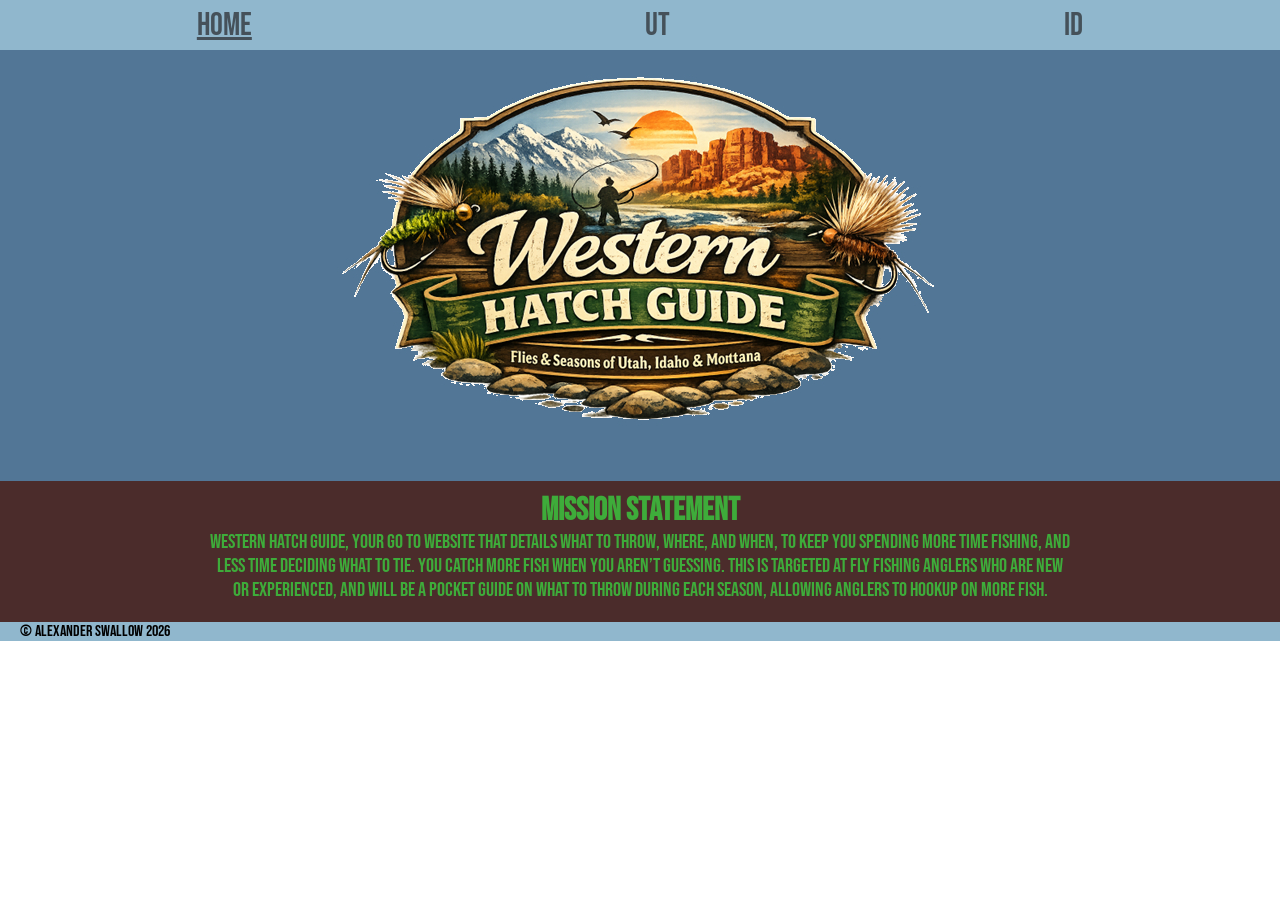
<file: index.html>
<!DOCTYPE html>
<html lang="en">
<head>
    <meta charset="UTF-8">
    <meta name="viewport" content="width=device-width, initial-scale=1.0">
    <title>Document</title>
    <link rel="stylesheet" href="styles/style.css">
    <link rel="preconnect" href="https://fonts.googleapis.com">
    <link rel="preconnect" href="https://fonts.gstatic.com" crossorigin>
    <link href="https://fonts.googleapis.com/css2?family=Amaranth:ital,wght@0,400;0,700;1,400;1,700&family=Bebas+Neue&display=swap" rel="stylesheet">
</head>
<body>
    <header>
        <nav>
            <a id="active" href="index.html">Home</a>
            <a href="utah.html">UT</a>
            <a href="idaho.html">ID</a>
        </nav>
    </header>
    <main>
        <img class="logo" src="images/logo.jpg" alt="Logo">
        <div id="mission">
        <h1>Mission Statement</h1>
        <p>Western Hatch Guide, your go to website that details what to throw, where, and when, to keep you spending more time fishing, and less time deciding what to tie. 
        You catch more fish when you aren’t guessing. This is targeted at fly fishing anglers who are new or experienced, and will be a pocket guide on what to throw during each season, allowing anglers to hookup on more fish.</p>
        </div>
    </main>
    <footer><p>&copy Alexander Swallow 2026</p></footer>
</body>
</html>
</file>
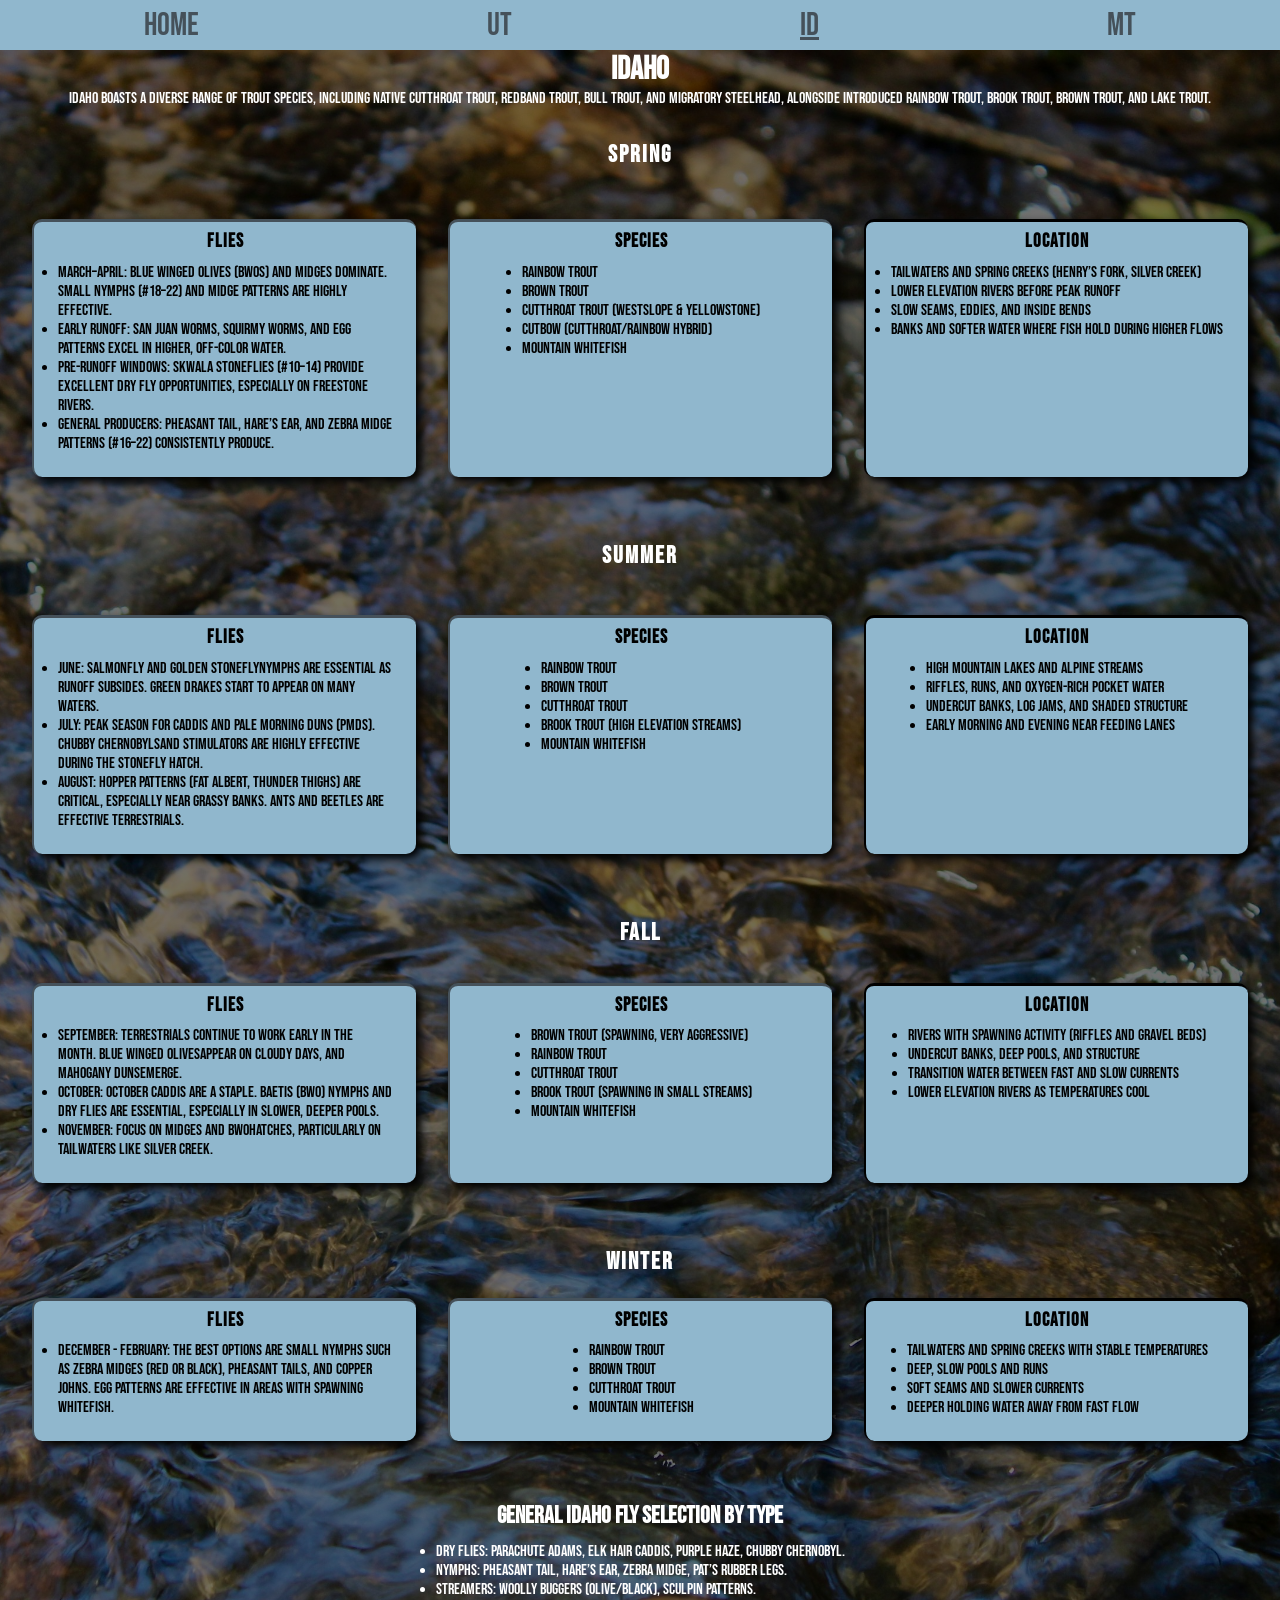
<file: idaho.html>
<!DOCTYPE html>
<html lang="en">

<head>
    <meta charset="UTF-8">
    <meta name="viewport" content="width=device-width, initial-scale=1.0">
    <title>Page 2</title>
    <link rel="stylesheet" href="css/idaho.css">
    <link rel="preconnect" href="https://fonts.googleapis.com">
    <link rel="preconnect" href="https://fonts.gstatic.com" crossorigin>
    <link
        href="https://fonts.googleapis.com/css2?family=Amaranth:ital,wght@0,400;0,700;1,400;1,700&family=Bebas+Neue&display=swap"
        rel="stylesheet">
</head>

<body>
    <header>
        <nav>
            <a href="index.html">Home</a>
            <a href="utah.html">UT</a>
            <a id="active" href="idaho.html">ID</a>
            <a>MT</a>
        </nav>
    </header>
    <main>
        <h1>Idaho</h1>
        <p>Idaho boasts a diverse range of trout species, including native Cutthroat trout, Redband trout, Bull trout,
            and migratory Steelhead, alongside introduced Rainbow trout, Brook trout, Brown trout, and Lake trout.</p>




        <!-- Idaho spring section -->
        <section class="szn-section" id="spring">
            <h2 class="szn-title">Spring</h2>
            <div id="s-fly" class="flies">
                <h3>Flies</h3>
		<ul>
  <li>March–April: Blue Winged Olives (BWOs) and midges dominate. Small nymphs (#18–22) and midge patterns are highly effective.</li>
  <li>Early runoff: San Juan Worms, Squirmy Worms, and egg patterns excel in higher, off-color water.</li>
  <li>Pre-runoff windows: Skwala stoneflies (#10–14) provide excellent dry fly opportunities, especially on freestone rivers.</li>
  <li>General producers: Pheasant Tail, Hare’s Ear, and Zebra Midge patterns (#16–22) consistently produce.</li>
</ul>
            </div>
            <div id="s-species" class="species">
                <h3>Species</h3>
		<ul>
  <li>Rainbow Trout</li>
  <li>Brown Trout</li>
  <li>Cutthroat Trout (Westslope & Yellowstone)</li>
  <li>Cutbow (Cutthroat/Rainbow hybrid)</li>
  <li>Mountain Whitefish</li>
</ul>
            </div>
            <div id="s-location" class="location">
                <h3>Location</h3>
		<ul>
  <li>Tailwaters and spring creeks (Henry’s Fork, Silver Creek)</li>
  <li>Lower elevation rivers before peak runoff</li>
  <li>Slow seams, eddies, and inside bends</li>
  <li>Banks and softer water where fish hold during higher flows</li>
</ul>
            </div>
        </section>


        <!-- Idaho Summer Section -->
        <section class="szn-section">
            <h2 class="szn-title">Summer</h2>
            <div class="flies">
                <h3>Flies</h3>
                <ul>
                    <li>June: Salmonfly and Golden Stoneflynymphs are essential as runoff subsides. Green Drakes start
                        to appear on many waters.</li>
                    <li>July: Peak season for Caddis and Pale Morning Duns (PMDs). Chubby Chernobylsand Stimulators are
                        highly effective during the stonefly hatch.</li>
                    <li>August: Hopper patterns (Fat Albert, Thunder Thighs) are critical, especially near grassy banks.
                        Ants and beetles are effective terrestrials. </li>
                </ul>
            </div>
            <div class="species">
                <h3>Species</h3>
		<ul>
  <li>Rainbow Trout</li>
  <li>Brown Trout</li>
  <li>Cutthroat Trout</li>
  <li>Brook Trout (high elevation streams)</li>
  <li>Mountain Whitefish</li>
</ul>
            </div>
            <div class="location">
                <h3>Location</h3>
		<ul>
  <li>High mountain lakes and alpine streams</li>
  <li>Riffles, runs, and oxygen-rich pocket water</li>
  <li>Undercut banks, log jams, and shaded structure</li>
  <li>Early morning and evening near feeding lanes</li>
</ul>
            </div>
        </section>


        <!-- Idaho Falln Section -->
        <section class="szn-section">
            <h2 class="szn-title">Fall</h2>
            <div class="flies">
                <h3>Flies</h3>
                <ul>
                    <li>September: Terrestrials continue to work early in the month. Blue Winged Olivesappear on cloudy
                        days, and Mahogany Dunsemerge.</li>
                    <li>October: October Caddis are a staple. Baetis (BWO) nymphs and dry flies are essential,
                        especially in slower, deeper pools.</li>
                    <li>November: Focus on midges and BWOhatches, particularly on tailwaters like Silver Creek. </li>
                </ul>
            </div>
            <div class="species">
                <h3>Species</h3>
		<ul>
  <li>Brown Trout (spawning, very aggressive)</li>
  <li>Rainbow Trout</li>
  <li>Cutthroat Trout</li>
  <li>Brook Trout (spawning in small streams)</li>
  <li>Mountain Whitefish</li>
</ul>
            </div>
            <div class="location">
                <h3>Location</h3>
		<ul>
  <li>Rivers with spawning activity (riffles and gravel beds)</li>
  <li>Undercut banks, deep pools, and structure</li>
  <li>Transition water between fast and slow currents</li>
  <li>Lower elevation rivers as temperatures cool</li>
</ul>
            </div>
        </section>


        <!-- Idaho Winter Section -->
        <section class="szn-section">
            <h2 class="szn-title">Winter</h2>
            <div class="flies">
                <h3>Flies</h3>
                <ul>
                    <li>December - February: The best options are small nymphs such as Zebra Midges (red or black),
                        Pheasant Tails, and Copper Johns. Egg patterns are effective in areas with spawning whitefish.
                    </li>
                </ul>
            </div>
            <div class="species">
                <h3>Species</h3>
		<ul>
  <li>Rainbow Trout</li>
  <li>Brown Trout</li>
  <li>Cutthroat Trout</li>
  <li>Mountain Whitefish</li>
</ul>
            </div>
            <div class="location">
                <h3>Location</h3>
		<ul>
  <li>Tailwaters and spring creeks with stable temperatures</li>
  <li>Deep, slow pools and runs</li>
  <li>Soft seams and slower currents</li>
  <li>Deeper holding water away from fast flow</li>
</ul>
            </div>
        </section>


        <section id="general">
            <h2>General Idaho Fly Selection By Type</h2>
            <ul>
                <li>Dry Flies: Parachute Adams, Elk Hair Caddis, Purple Haze, Chubby Chernobyl.</li>
                <li>Nymphs: Pheasant Tail, Hare’s Ear, Zebra Midge, Pat’s Rubber Legs.</li>
                <li>Streamers: Woolly Buggers (olive/black), Sculpin patterns.</li>
            </ul>
        </section>
    </main>
</body>

</html>
</file>
<file: styles/style.css>
* {
    box-sizing: border-box;
    margin: 0 auto;
    padding: 0;
    font-family: 'Bebas Neue', sans-serif;
}
nav {
    height: 50px;
    display: flex;
    align-items: center;
    background-color: #90B7CD;
}
footer {
    background-color: #90B7CD;
    padding: 0 20px;
}
a {
    text-decoration: none;
    font-size: 2em;
    color: #45515A;
    padding: 4px 50px;
}
a:hover {
    background-color: #45515A;
    color: #3EAC3A;
}
#active {
    text-decoration: underline;
}
main {
    text-align: center;
    background-color: #527696;
}
#mission {
    margin-top: 10px;
    padding: 10px;
    padding-bottom: 20px;
    background-color: #4B2C2B;
    color: #3EAC3A;
}
#mission p {
    margin: 0 200px;
    font-size: 1.25em;
}
</file>
<file: css/idaho.css>
* {
    box-sizing: border-box;
    margin: 0 auto;
    padding: 0;
    font-family: 'Bebas Neue', sans-serif;
}

/* header section - matches home page exactly */
nav {
    height: 50px;
    display: flex;
    align-items: center;
    background-color: #90B7CD;
}
a {
    text-decoration: none;
    font-size: 2em;
    color: #45515A;
    padding: 4px 50px;
}
a:hover {
    background-color: #45515A;
    color: #3EAC3A;
}
#active {
    text-decoration: underline;
}

main{
    display: flex;
    flex-direction: column;
    justify-content: center;
    align-items: center;

    background: 
    linear-gradient(rgba(0, 0, 0, 0.55), rgba(0, 0, 0, 0.55)),
    url(/images/background2.jpg)
    ;
    background-size: cover;
    background-position: center;
    background-repeat: no-repeat; 
}

main h1{
    color: white;
}
main p{
    color: white;
}

/* reusables! */
.szn-section{
    margin: 2em;
    /* padding: 2em; */
    width: 95%;

    /* border: 2px solid black; */

    display: grid;
    grid-template-columns: 1fr 1fr 1fr;
    grid-template-rows: 1fr 4fr;
    row-gap: 15px;
    column-gap: 2em;
}
.szn-title{
    grid-row: 1/2;
    grid-column: 1/4;

    color: white;
    letter-spacing: 2px;
    /* text-shadow: 2px 2px 5px gray; */
}

.flies{
    padding: 1.5em;
    padding-top: .5em;
    width: 100%;

    border-left: 2px solid #45515A;
    border-top: 3px solid #45515A;
    border-radius: 10px;
    box-shadow: 5px 5px 10px black;

    background-color: rgb(144, 183, 205);

    display: flex;
    flex-direction: column;
    align-items: center;
}
.flies h3{
    margin-bottom: .5em; 
    text-transform: uppercase;
    letter-spacing: 1px;
    color: black;

}
.flies ul{
    text-align: left;
}

.species{
    padding: 1.5em;
    padding-top: .5em;
    width: 100%;

    border-left: 2px solid #45515A;
    border-top: 3px solid #45515A;
    border-radius: 10px;
    box-shadow: 5px 5px 10px black;

    background-color: rgb(144, 183, 205);

    display: flex;
    flex-direction: column;
    align-items: center;
}
.species h3{
    margin-bottom: .5em; 
    text-transform: uppercase;
    letter-spacing: 1px;
    color: black;

}
.species ul{
    text-align: left;
}

.location{
    padding: 1.5em;
    padding-top: .5em;
    width: 100%;

    border-left: 2px solid black;
    border-top: 3px solid black;
    border-radius: 10px;
    box-shadow: 5px 5px 10px black;

    background-color: rgb(144, 183, 205);

    display: flex;
    flex-direction: column;
    align-items: center;
}
.location h3{
    margin-bottom: .5em; 
    text-transform: uppercase;
    letter-spacing: 1px;
    color: black;
}
.location ul{
    text-align: left;
}
footer{
    margin-top: 2em;
}
#general{
	color: white;
	margin: 1em;
}
#general h2{
	text-align: center;
	margin: .5em;
}
</file>
